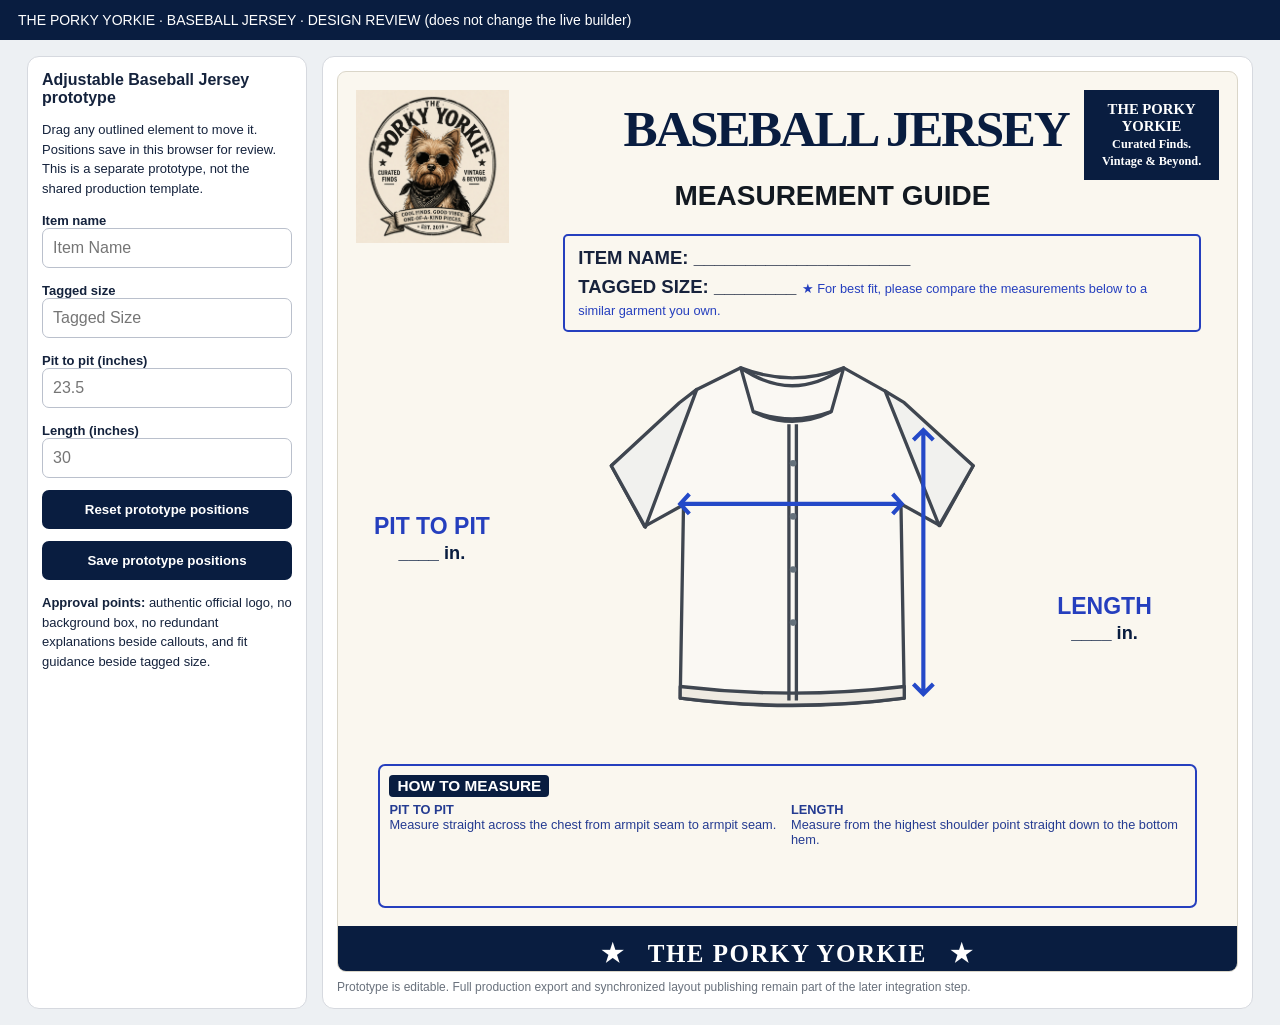
<file: baseball-jersey-review.html>
<!doctype html>
<html lang="en"><head><meta charset="utf-8"><meta name="viewport" content="width=device-width,initial-scale=1"><title>Baseball Jersey — Review Only</title>
<style>
:root{--navy:#091d40;--blue:#253fbe;--paper:#faf7ef}*{box-sizing:border-box}body{margin:0;background:#edf0f3;color:#14223c;font-family:Arial,sans-serif}.top{background:#091d40;color:white;padding:12px 18px;font-size:14px}.wrap{max-width:1250px;margin:16px auto;display:grid;grid-template-columns:280px minmax(0,1fr);gap:15px;padding:0 12px}.control,.page{background:white;border:1px solid #d6d9df;border-radius:12px;padding:14px}.control label{display:block;font-weight:bold;font-size:13px;margin-top:15px}.control input{width:100%;padding:10px;font-size:16px;border:1px solid #bac0cc;border-radius:7px}.control button{width:100%;padding:12px;margin-top:12px;border:0;border-radius:7px;background:#091d40;color:white;font-weight:bold;cursor:pointer}.control p{font-size:13px;line-height:1.5}.frame{position:relative;width:100%;aspect-ratio:1;background:var(--paper);border:1px solid #dad6c9;border-radius:9px;overflow:hidden}.layer{position:absolute;touch-action:none;cursor:move;user-select:none}.layer.sel{outline:2px dashed #2d6bdb;outline-offset:3px}.logo{width:17%;height:17%;object-fit:contain;mix-blend-mode:multiply}.heading{font-family:Georgia,serif;font-size:clamp(18px,4vw,62px);font-weight:900;text-align:center;white-space:nowrap;color:var(--navy);letter-spacing:-.045em}.sub{font-weight:900;text-align:center;color:#121921;font-size:clamp(12px,2.2vw,28px)}.brand{border:3px solid var(--navy);background:var(--navy);color:#fff;text-align:center;padding:8px;font-family:Georgia,serif;font-weight:bold;font-size:clamp(7px,1.15vw,15px)}.item{border:2px solid var(--blue);border-radius:5px;padding:1.2% 1.5%;color:#17223c;font-weight:800;font-size:clamp(9px,1.45vw,20px);width:71%;background:transparent}.item>div+div{margin-top:7px}.fit{font-size:clamp(7px,1vw,13px);color:var(--blue);font-weight:500}.jersey{width:51%;height:48%}.call{font-size:clamp(11px,1.9vw,23px);font-weight:900;color:var(--blue);text-align:center;white-space:nowrap}.call span{display:block;color:var(--navy);font-size:.79em;margin-top:3px}.bottom{border:2px solid var(--blue);border-radius:7px;background:var(--paper);width:91%;height:16%;padding:1%;color:#243b91}.bottom h3{margin:0 0 5px;background:var(--navy);color:white;display:inline-block;border-radius:4px;padding:2px 8px;font-size:clamp(9px,1.2vw,16px)}.guides{display:grid;grid-template-columns:repeat(2,1fr);gap:7px;font-size:clamp(8px,1vw,14px)}.guides b{display:block}.footer{background:var(--navy);color:white;text-align:center;font-size:clamp(11px,2.1vw,25px);font-family:Georgia,serif;font-weight:bold;letter-spacing:.06em;width:100%;padding:1.4%}.hint{font-size:12px;color:#69717c;margin-top:8px}@media(max-width:820px){.wrap{grid-template-columns:1fr}.heading{font-size:6vw}.sub{font-size:3vw}.call{font-size:2.7vw}.item{font-size:2vw}.fit{font-size:1.5vw}.bottom h3{font-size:2vw}.guides{font-size:1.6vw}}
</style></head><body><div class="top">THE PORKY YORKIE · BASEBALL JERSEY · DESIGN REVIEW (does not change the live builder)</div><div class="wrap"><section class="control"><b>Adjustable Baseball Jersey prototype</b><p>Drag any outlined element to move it. Positions save in this browser for review. This is a separate prototype, not the shared production template.</p><label>Item name</label><input id="name" placeholder="Item Name"><label>Tagged size</label><input id="size" placeholder="Tagged Size"><label>Pit to pit (inches)</label><input id="pit" placeholder="23.5"><label>Length (inches)</label><input id="length" placeholder="30"><button id="reset">Reset prototype positions</button><button id="save">Save prototype positions</button><p id="msg" aria-live="polite"></p><p><strong>Approval points:</strong> authentic official logo, no background box, no redundant explanations beside callouts, and fit guidance beside tagged size.</p></section><section class="page"><div class="frame" id="frame">
<img id="official" class="layer logo" style="left:2%;top:2%" alt="Official Porky Yorkie logo">
<div class="layer heading" style="left:25%;top:3%;width:63%">BASEBALL JERSEY</div><div class="layer sub" style="left:30%;top:12%;width:50%">MEASUREMENT GUIDE</div>
<div class="layer brand" style="left:83%;top:2%;width:15%">THE PORKY YORKIE<br><small>Curated Finds.<br>Vintage &amp; Beyond.</small></div>
<div class="layer item" style="left:25%;top:18%"><div>ITEM NAME: <span id="outname">_____________________</span></div><div>TAGGED SIZE: <span id="outsize">________</span> <span class="fit">★ For best fit, please compare the measurements below to a similar garment you own.</span></div></div>
<svg class="layer jersey" style="left:25%;top:29%" viewBox="0 0 550 520" xmlns="http://www.w3.org/2000/svg"><g stroke="#3f4650" stroke-width="4" fill="#faf8f3" stroke-linejoin="round"><path d="M160 68 L213 42 Q275 66 337 42 L387 70 493 160 453 232 406 206 410 440 Q275 458 140 440 L144 207 97 233 57 160Z"/><path d="M213 42 Q275 85 337 42 L322 95 Q275 118 228 95Z"/><path d="M160 68 98 234 57 160 139 84Z" fill="#f1f1ee"/><path d="M387 70 452 232 493 160 410 84Z" fill="#f1f1ee"/><path d="M140 426 Q275 442 410 426 L410 440 Q275 457 140 440Z" fill="#eeeae2"/><path d="M271 110 V443" fill="none"/><path d="M280 110 V443" fill="none"/><path d="M229 95 Q275 112 321 95" fill="none"/></g><g fill="#65717b"><circle cx="276" cy="157" r="4"/><circle cx="276" cy="221" r="4"/><circle cx="276" cy="285" r="4"/><circle cx="276" cy="349" r="4"/></g><g stroke="#2449c8" stroke-width="5" fill="none"><path d="M143 206 H407 M151 194 L140 206 151 218 M396 194 L407 206 396 218"/><path d="M433 117 V435 M421 129 L433 117 445 129 M421 423 L433 435 445 423"/></g></svg>
<div class="layer call" style="left:4%;top:49%" data-field="pit">PIT TO PIT<span id="outpit">____ in.</span></div><div class="layer call" style="left:80%;top:58%" data-field="length">LENGTH<span id="outlength">____ in.</span></div>
<div class="layer bottom" style="left:4.5%;top:77%"><h3>HOW TO MEASURE</h3><div class="guides"><div><b>PIT TO PIT</b>Measure straight across the chest from armpit seam to armpit seam.</div><div><b>LENGTH</b>Measure from the highest shoulder point straight down to the bottom hem.</div></div></div>
<div class="layer footer" style="left:0%;top:95%">★ &nbsp; THE PORKY YORKIE &nbsp; ★</div>
</div><div class="hint">Prototype is editable. Full production export and synchronized layout publishing remain part of the later integration step.</div></section></div>
<script src="branding.js"></script><script>
document.getElementById('official').src=OFFICIAL_LOGO_SOURCE;
const frame=document.getElementById('frame');const layers=[...frame.querySelectorAll('.layer')];const key='py_baseball_review_v1';let loc;try{loc=JSON.parse(localStorage.getItem(key)||'null')}catch{}if(loc)layers.forEach((el,i)=>{if(loc[i]){el.style.left=loc[i].x;el.style.top=loc[i].y}});
let dragging=null;layers.forEach(el=>{el.addEventListener('pointerdown',e=>{if(e.target.closest('input'))return;dragging={el,rect:frame.getBoundingClientRect(),px:e.clientX,py:e.clientY,x:parseFloat(el.style.left),y:parseFloat(el.style.top)};el.setPointerCapture(e.pointerId);el.classList.add('sel')});el.addEventListener('pointermove',e=>{if(!dragging||dragging.el!==el)return;let d=dragging;el.style.left=Math.max(0,Math.min(95,d.x+(e.clientX-d.px)/d.rect.width*100))+'%';el.style.top=Math.max(0,Math.min(95,d.y+(e.clientY-d.py)/d.rect.height*100))+'%'});el.addEventListener('pointerup',()=>{dragging=null;el.classList.remove('sel')})});
[['name','outname','_____________________'],['size','outsize','________'],['pit','outpit','____ in.'],['length','outlength','____ in.']].forEach(([i,o,blank])=>document.getElementById(i).addEventListener('input',e=>document.getElementById(o).textContent=e.target.value.trim()+(i==='pit'||i==='length'?' in.':'')||blank));
document.getElementById('save').onclick=()=>{localStorage.setItem(key,JSON.stringify(layers.map(el=>({x:el.style.left,y:el.style.top}))));document.getElementById('msg').textContent='Prototype positions saved on this device.'};
document.getElementById('reset').onclick=()=>{localStorage.removeItem(key);location.reload()};
</script></body></html>
</file>
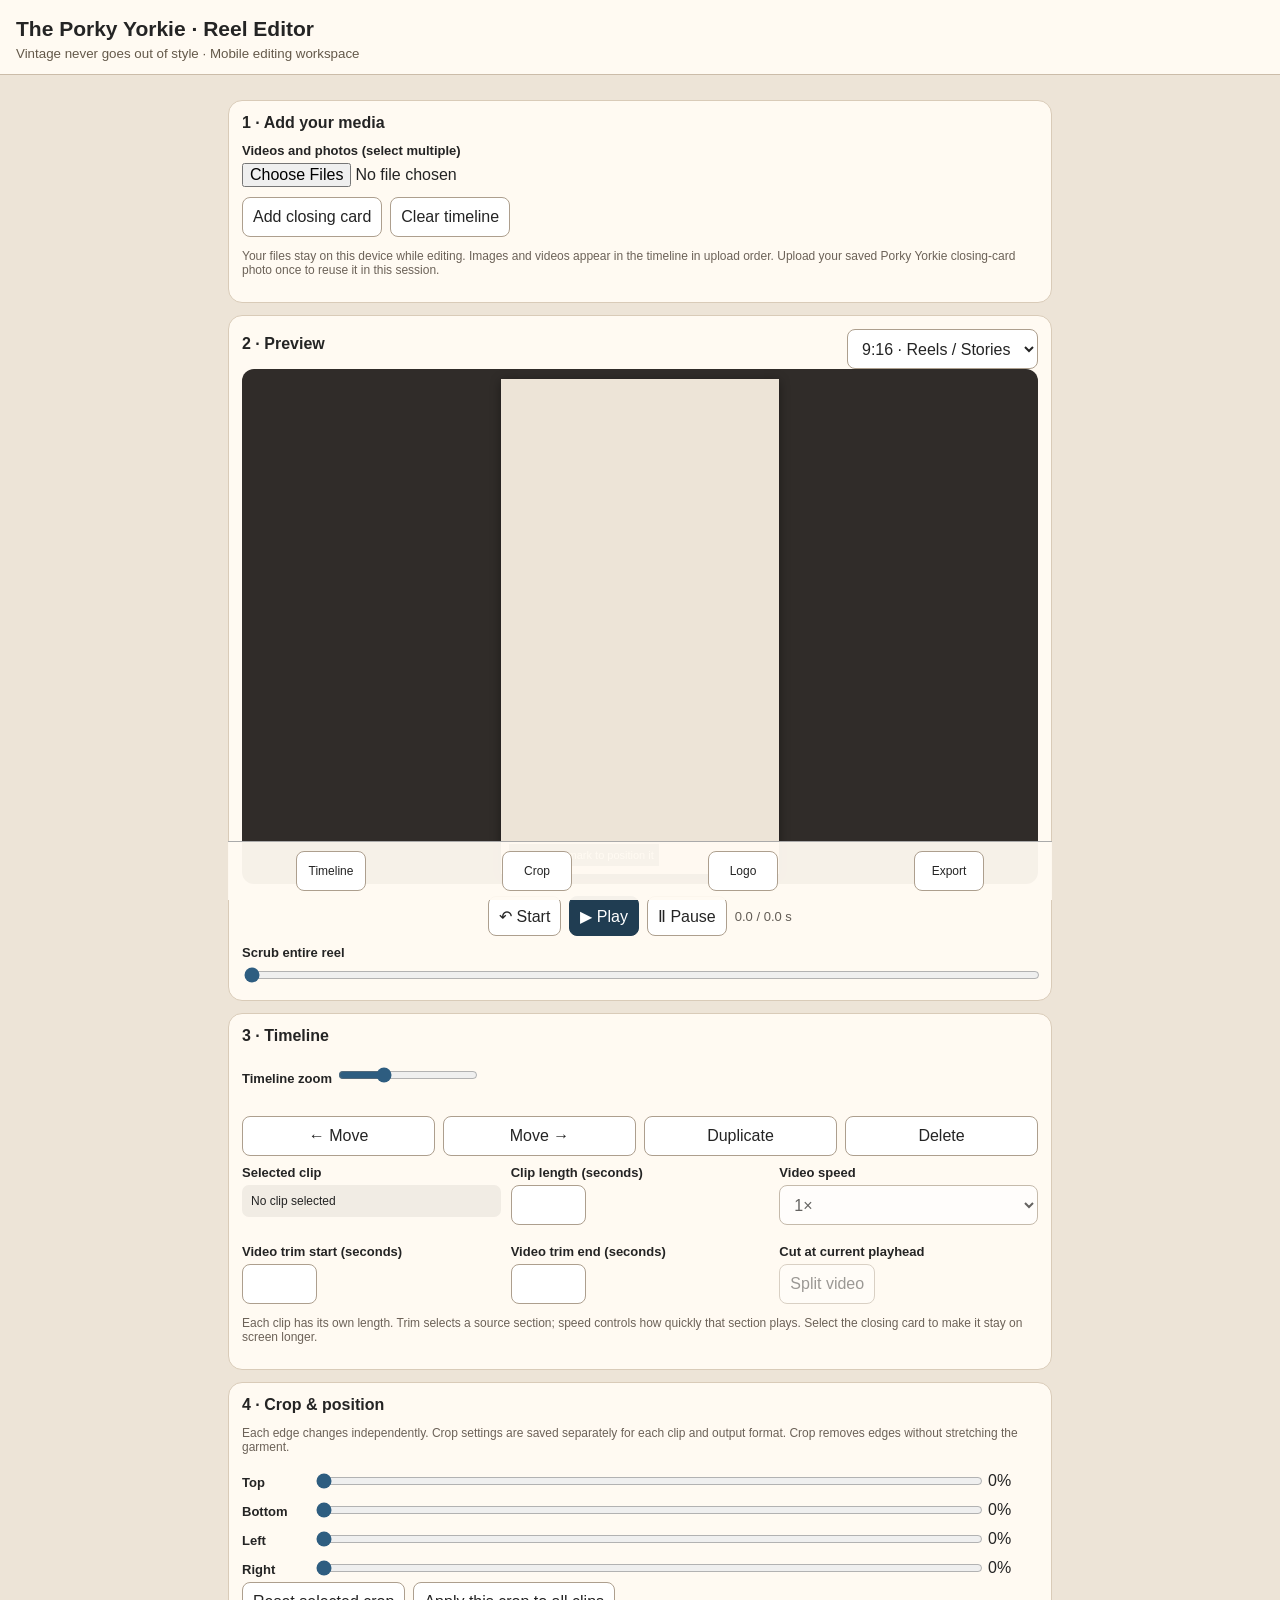
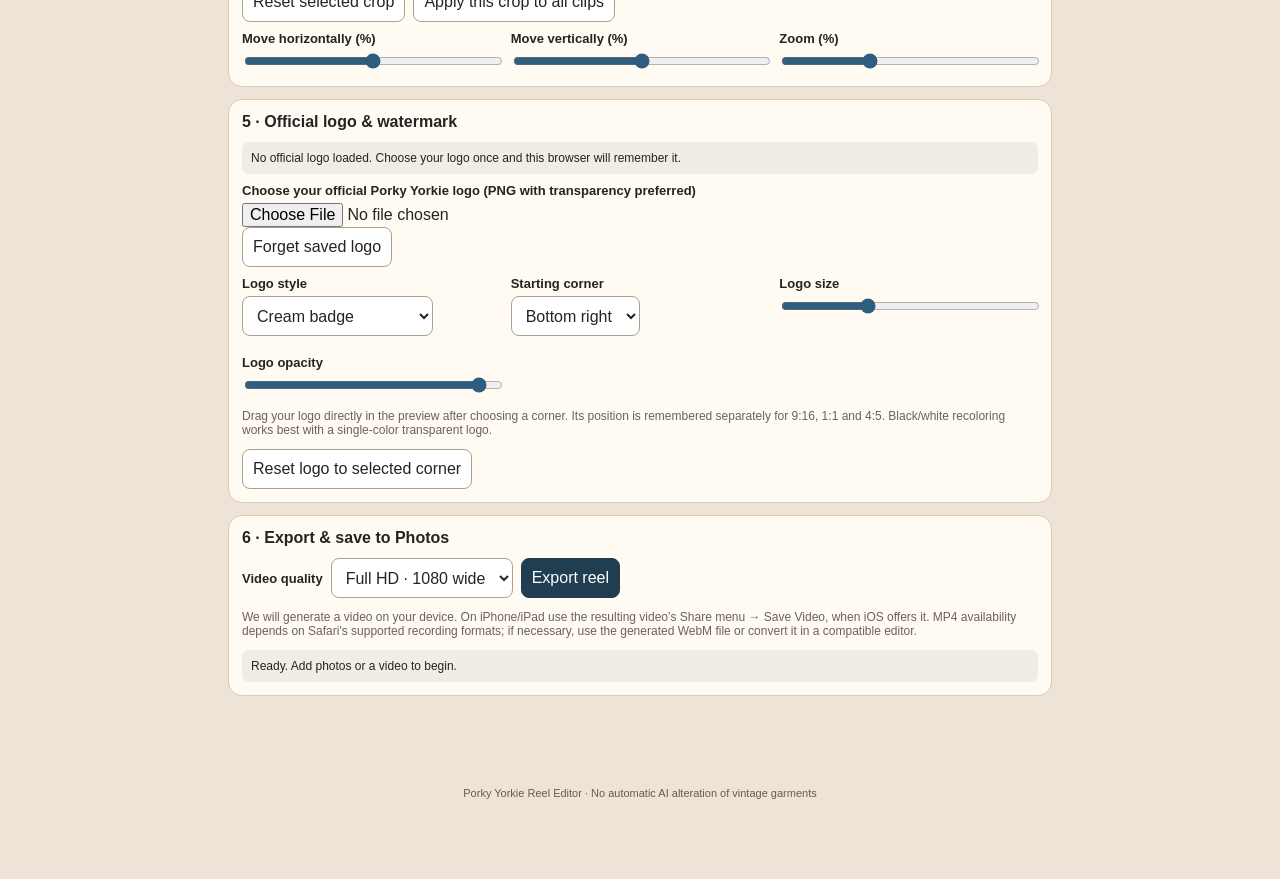
<file: reel-editor.html>
<!doctype html>
<html lang="en"><head><meta charset="utf-8"><meta name="viewport" content="width=device-width,initial-scale=1,viewport-fit=cover"><meta name="theme-color" content="#ede4d7"><title>Porky Yorkie Reel Editor</title>
<style>
:root{font-family:-apple-system,BlinkMacSystemFont,"Segoe UI",sans-serif;color:#242424;background:#ede4d7}*{box-sizing:border-box}body{margin:0}header{padding:17px 16px 12px;background:#fffaf2;border-bottom:1px solid #cbbca9}h1{font-size:21px;margin:0 0 3px}header small{color:#64594a}.wrap{max-width:850px;margin:auto;padding:13px 13px 80px}.panel{background:#fffaf2;border:1px solid #d9cbb8;border-radius:14px;padding:13px;margin:12px 0}h2{font-size:16px;margin:0 0 11px}label{font-size:13px;font-weight:600;display:block;margin:9px 0 5px}button,select,input[type=number],input[type=file]{font:inherit}button,select,input[type=number]{min-height:40px;border:1px solid #ad9f8e;border-radius:8px;background:white;padding:7px 10px;color:#242424}button:disabled{opacity:.45}.primary{background:#203d52;color:white;border-color:#203d52}.row{display:flex;align-items:center;gap:8px;flex-wrap:wrap}.row>*{flex-shrink:0}input[type=range]{width:100%;accent-color:#2e5d80}input[type=number]{width:75px}select{max-width:100%}.stageWrap{display:flex;justify-content:center;background:#302c29;border-radius:12px;padding:10px;min-height:240px}.stage{position:relative;max-height:55vh;max-width:100%;touch-action:none;box-shadow:0 2px 10px #0006}.stage canvas{height:100%;width:100%;display:block;object-fit:contain}.stage.cropMode{outline:2px dashed white;outline-offset:-4px}.stage .hint{position:absolute;bottom:8px;left:8px;background:#111b;color:#fff;padding:5px;font-size:11px;pointer-events:none}.time{font-variant-numeric:tabular-nums;font-size:13px;color:#625c55}.timeline{display:flex;gap:5px;overflow-x:auto;padding:10px 2px 15px;scrollbar-width:thin;touch-action:pan-x}.clip{position:relative;width:110px;min-width:75px;height:75px;background:#dfd4c4;border:2px solid transparent;border-radius:7px;overflow:hidden;display:flex;align-items:center;justify-content:center;flex-direction:column;gap:4px;padding:4px}.clip.selected{border-color:#2570a0}.clip img{height:42px;max-width:95%;object-fit:contain}.clip .name{font-size:10px;max-width:100%;overflow:hidden;text-overflow:ellipsis;white-space:nowrap}.clip .dur{position:absolute;top:2px;right:3px;background:#222d;color:white;font-size:10px;border-radius:3px;padding:2px}.split{display:grid;grid-template-columns:repeat(2,minmax(0,1fr));gap:10px}.small{font-size:12px;color:#6c6258}.field{min-width:0}.field select{width:100%}.hide{display:none!important}.cropRow{display:grid;grid-template-columns:65px 1fr 50px;align-items:center;gap:7px}.cropRow input{min-width:0}.status{padding:9px;background:#f1ece4;border-radius:7px;white-space:pre-wrap;font-size:12px}.actions button{flex:1}.cropEdges{position:absolute;inset:0;pointer-events:none;border:2px solid #fcebb4}.foot{text-align:center;color:#655c50;font-size:11px;margin-top:20px}@media(min-width:700px){.split{grid-template-columns:repeat(3,minmax(0,1fr))}}
 .cropBox{position:absolute;inset:0;pointer-events:none;border:2px solid #ffe7a4;display:none}.cropBox.active{display:block}.cropHandle{position:absolute;pointer-events:auto;touch-action:none;background:white;border:2px solid #1e557a;border-radius:8px;width:38px;height:14px}.cropHandle.top{top:-8px;left:calc(50% - 19px)}.cropHandle.bottom{bottom:-8px;left:calc(50% - 19px)}.cropHandle.left{left:-8px;top:calc(50% - 19px);width:14px;height:38px}.cropHandle.right{right:-8px;top:calc(50% - 19px);width:14px;height:38px}.mobileToolbar{position:sticky;bottom:0;background:#fffaf2f4;border-top:1px solid #aaa;display:flex;justify-content:space-around;padding:9px 0 max(9px,env(safe-area-inset-bottom));z-index:10}.mobileToolbar button{font-size:12px;min-width:70px}.clipGrip{position:absolute;bottom:0;left:0;height:25px;width:20px;background:#fff9;border-right:2px solid #205a7c;touch-action:none}.clipGrip.end{left:auto;right:0;border:0;border-left:2px solid #205a7c}</style></head>
<body><header><h1>The Porky Yorkie · Reel Editor</h1><small>Vintage never goes out of style · Mobile editing workspace</small></header>
<main class="wrap">
<section class="panel"><h2>1 · Add your media</h2>
<label>Videos and photos (select multiple)</label><input id="files" type="file" accept="video/*,image/*" multiple>
<div class="row" style="margin-top:10px"><button id="addCard">Add closing card</button><button id="clear" type="button">Clear timeline</button></div>
<p class="small">Your files stay on this device while editing. Images and videos appear in the timeline in upload order. Upload your saved Porky Yorkie closing-card photo once to reuse it in this session.</p></section>
<section class="panel"><div class="row" style="justify-content:space-between"><h2>2 · Preview</h2><select id="ratio"><option value="9:16">9:16 · Reels / Stories</option><option value="1:1">1:1 · Square</option><option value="4:5">4:5 · Portrait feed</option></select></div>
<div class="stageWrap"><div class="stage" id="stage"><canvas id="canvas" width="540" height="960"></canvas><div class="cropBox" id="cropBox"><div class="cropHandle top" data-edge="t"></div><div class="cropHandle bottom" data-edge="b"></div><div class="cropHandle left" data-edge="l"></div><div class="cropHandle right" data-edge="r"></div></div><div class="hint" id="dragHint">Drag watermark to position it</div></div></div>
<div class="row" style="justify-content:center;margin-top:12px"><button id="rewind">↶ Start</button><button id="play" class="primary">▶ Play</button><button id="pause">Ⅱ Pause</button><span class="time" id="clock">0.0 / 0.0 s</span></div>
<label>Scrub entire reel</label><input type="range" id="scrub" min="0" max="1" value="0" step=".01">
</section>
<section class="panel" id="timelinePanel"><h2>3 · Timeline</h2><div class="row"><label>Timeline zoom <input id="timelineZoom" type="range" min="60" max="220" step="10" value="110" style="width:140px"></label></div><div id="timeline" class="timeline"></div>
<div class="row actions"><button id="moveLeft">← Move</button><button id="moveRight">Move →</button><button id="duplicate">Duplicate</button><button id="remove">Delete</button></div>
<div class="split">
<div class="field"><label>Selected clip</label><div id="selectedName" class="status">No clip selected</div></div>
<div class="field"><label>Clip length (seconds)</label><input type="number" id="duration" min=".1" max="600" step=".1"></div>
<div class="field"><label>Video speed</label><select id="speed"><option value=".25">0.25×</option><option value=".5">0.5×</option><option value="1" selected>1×</option><option value="1.5">1.5×</option><option value="2">2×</option><option value="3">3×</option><option value="4">4×</option><option value="6">6×</option><option value="8">8×</option></select></div>
<div class="field"><label>Video trim start (seconds)</label><input type="number" id="trimStart" min="0" step=".1"></div>
<div class="field"><label>Video trim end (seconds)</label><input type="number" id="trimEnd" min="0" step=".1"></div>
<div class="field"><label>Cut at current playhead</label><button id="splitClip">Split video</button></div>
</div><p class="small">Each clip has its own length. Trim selects a source section; speed controls how quickly that section plays. Select the closing card to make it stay on screen longer.</p></section>
<section class="panel" id="cropPanel"><h2>4 · Crop & position</h2><p class="small">Each edge changes independently. Crop settings are saved separately for each clip and output format. Crop removes edges without stretching the garment.</p>
<div id="cropControls"></div>
<div class="row"><button id="resetCrop">Reset selected crop</button><button id="copyCrop">Apply this crop to all clips</button></div>
<div class="split"><div><label>Move horizontally (%)</label><input id="offsetX" type="range" min="-60" max="60" step="1" value="0"></div><div><label>Move vertically (%)</label><input id="offsetY" type="range" min="-60" max="60" step="1" value="0"></div><div><label>Zoom (%)</label><input id="zoom" type="range" min="50" max="200" step="1" value="100"></div></div>
</section>
<section class="panel" id="logoPanel"><h2>5 · Official logo & watermark</h2>
<div class="status" id="logoStatus">No official logo loaded. Upload your logo once; it will be remembered in this browser.</div><label>Choose your official Porky Yorkie logo (PNG with transparency preferred)</label><input id="logoFile" type="file" accept="image/*"><div class="row"><button id="forgetLogo" type="button">Forget saved logo</button></div>
<div class="split">
<div><label>Logo style</label><select id="logoStyle"><option value="cream">Cream badge</option><option value="white">White on transparent</option><option value="black">Black on transparent</option><option value="none">None</option></select></div>
<div><label>Starting corner</label><select id="corner"><option value="br">Bottom right</option><option value="bl">Bottom left</option><option value="tr">Top right</option><option value="tl">Top left</option><option value="center">Center</option></select></div>
<div><label>Logo size</label><input type="range" id="logoSize" min="5" max="45" value="18"></div>
<div><label>Logo opacity</label><input type="range" id="logoOpacity" min="20" max="100" value="95"></div>
</div>
<p class="small">Drag your logo directly in the preview after choosing a corner. Its position is remembered separately for 9:16, 1:1 and 4:5. Black/white recoloring works best with a single-color transparent logo.</p>
<button id="resetLogo">Reset logo to selected corner</button>
</section>
<section class="panel" id="exportPanel"><h2>6 · Export & save to Photos</h2>
<div class="row"><label style="margin:0">Video quality</label><select id="quality"><option value="540">Preview · 540 wide</option><option value="1080" selected>Full HD · 1080 wide</option></select><button class="primary" id="export">Export reel</button></div>
<p class="small">We will generate a video on your device. On iPhone/iPad use the resulting video’s Share menu → Save Video, when iOS offers it. MP4 availability depends on Safari's supported recording formats; if necessary, use the generated WebM file or convert it in a compatible editor.</p>
<div class="status" id="status">Ready. Add photos or a video to begin.</div>
<a id="download" class="hide" download="porky-yorkie-reel.mp4">Download finished video</a> <button id="share" class="hide">Share / Save to Photos</button>
<video id="resultVideo" class="hide" controls playsinline style="width:100%;max-height:380px;margin-top:10px"></video>
</section><nav class="mobileToolbar"><button id="toolTimeline">Timeline</button><button id="toolCrop">Crop</button><button id="toolLogo">Logo</button><button id="toolExport">Export</button></nav><div class="foot">Porky Yorkie Reel Editor · No automatic AI alteration of vintage garments</div></main>
<script>
(()=>{'use strict';
const $=id=>document.getElementById(id), canvas=$('canvas'),ctx=canvas.getContext('2d'),stage=$('stage');
const S={clips:[],chosen:-1,at:0,playing:false,ratio:'9:16',logo:null,logoStyle:'cream',logoSize:18,logoOpacity:95,corners:{},corner:'br',raf:0,last:0,recording:false,cropMode:false,shareBlob:null,shareExt:null};
const ratioDimensions={'9:16':[9,16],'1:1':[1,1],'4:5':[4,5]};
const makeCrop=()=>({t:0,b:0,l:0,r:0,x:0,y:0,z:100});
const cropFor=c=>c.crops[S.ratio] ||= makeCrop();
const total=()=>S.clips.reduce((a,c)=>a+c.duration,0);
const clamp=(v,lo,hi)=>Math.max(lo,Math.min(hi,v));
const metaDuration=c=>(Math.max(.1,(c.end-c.start)/c.speed));
function chosen(){return S.clips[S.chosen]}
function seekTime(t){S.at=clamp(t,0,total());S.clips.forEach(c=>{if(c.video)c.video.pause()});render()}
function locate(t){let sum=0;for(let i=0;i<S.clips.length;i++){const c=S.clips[i];if(t<sum+c.duration||i===S.clips.length-1)return {c,i,local:clamp(t-sum,0,c.duration)};sum+=c.duration}return null}
function setStageSize(){const [rw,rh]=ratioDimensions[S.ratio];const maxW=Math.min(window.innerWidth-50,410),maxH=window.innerHeight*.55;let w=Math.min(maxW,maxH*rw/rh),h=w*rh/rw;stage.style.width=w+'px';stage.style.height=h+'px'}
function sizeCanvas(px=540){const [rw,rh]=ratioDimensions[S.ratio];canvas.width=px;canvas.height=Math.round(px*rh/rw);setStageSize()}
function logoXY(){if(S.corners[S.ratio])return S.corners[S.ratio];return cornerXY(S.corner)}
function cornerXY(c){return {tl:[.06,.07],tr:[.94,.07],bl:[.06,.93],br:[.94,.93],center:[.5,.5]}[c]||[.94,.93]}
function drawLogo(){if(!S.logo||S.logoStyle==='none')return;const w=canvas.width,h=canvas.height;const lw=w*S.logoSize/100,lh=lw*S.logo.naturalHeight/S.logo.naturalWidth;const [x,y]=logoXY();const px=clamp(x*w-lw/2,4,w-lw-4),py=clamp(y*h-lh/2,4,h-lh-4);ctx.save();ctx.globalAlpha=S.logoOpacity/100;if(S.logoStyle==='cream'){ctx.fillStyle='#ede4d7';ctx.fillRect(px-5,py-5,lw+10,lh+10);ctx.drawImage(S.logo,px,py,lw,lh)}else{const lc=document.createElement('canvas');lc.width=Math.max(1,Math.ceil(lw));lc.height=Math.max(1,Math.ceil(lh));const lx=lc.getContext('2d');lx.drawImage(S.logo,0,0,lc.width,lc.height);lx.globalCompositeOperation='source-in';lx.fillStyle=S.logoStyle==='white'?'#fff':'#000';lx.fillRect(0,0,lc.width,lc.height);ctx.drawImage(lc,px,py,lw,lh)}ctx.restore()}
function render(){const w=canvas.width,h=canvas.height;ctx.clearRect(0,0,w,h);ctx.fillStyle='#ede4d7';ctx.fillRect(0,0,w,h);const hit=locate(S.at);if(hit){const c=hit.c,src=c.video||c.image;if(src){const sw=c.video?c.video.videoWidth:c.image.naturalWidth,sh=c.video?c.video.videoHeight:c.image.naturalHeight;if(sw&&sh){const cr=cropFor(c),sx=sw*cr.l/100,sy=sh*cr.t/100,cw=sw*(1-(cr.l+cr.r)/100),ch=sh*(1-(cr.t+cr.b)/100);const scale=Math.max(w/cw,h/ch)*(cr.z/100);const dw=cw*scale,dh=ch*scale;try{ctx.drawImage(src,sx,sy,cw,ch,(w-dw)/2+cr.x/100*w,(h-dh)/2+cr.y/100*h,dw,dh)}catch(e){}}}}drawLogo();$('clock').textContent=S.at.toFixed(1)+' / '+total().toFixed(1)+' s';$('scrub').max=Math.max(.01,total());$('scrub').value=S.at}
function showTimeline(){const box=$('timeline');box.replaceChildren();S.clips.forEach((c,i)=>{const el=document.createElement('button');el.type='button';el.className='clip '+(S.chosen===i?'selected':'');const img=document.createElement('img');if(c.thumb)img.src=c.thumb;const name=document.createElement('span');name.className='name';name.textContent=c.name;const dur=document.createElement('span');dur.className='dur';dur.textContent=c.duration.toFixed(1)+'s';el.append(img,name,dur);el.onclick=()=>{S.chosen=i;seekTime(S.clips.slice(0,i).reduce((a,x)=>a+x.duration,0));controls();showTimeline()};const gr=document.createElement('span');gr.className='clipGrip end';gr.textContent='▸';gr.addEventListener('pointerdown',e=>{e.stopPropagation();gr.setPointerCapture(e.pointerId);const x=e.clientX,d=c.duration;gr.onpointermove=ev=>{const target=Math.max(.1,Math.round((d+(ev.clientX-x)/(Number($('timelineZoom').value)/10))*10)/10);c.duration=c.type==='video'?Math.min(target,metaDuration(c)):Math.min(target,600);el.querySelector('.dur').textContent=c.duration.toFixed(1)+'s';el.style.width=Math.max(80,c.duration*Number($('timelineZoom').value)/10)+'px';$('duration').value=c.duration;render()};gr.onpointerup=()=>{gr.onpointermove=null;showTimeline()}});el.append(gr);el.style.width=Math.max(80,c.duration*Number($('timelineZoom').value)/10)+'px';box.append(el)});controls()}
function controls(){const c=chosen();$('selectedName').textContent=c?c.name:'No clip selected';for(const id of ['duration','speed','trimStart','trimEnd','splitClip'])$(id).disabled=!c||(['speed','trimStart','trimEnd','splitClip'].includes(id)&&(!c||c.type!=='video'));if(!c){cropHandles();return;}$('duration').value=c.duration.toFixed(1);$('speed').value=c.speed;$('trimStart').value=c.start.toFixed(1);$('trimEnd').value=c.end.toFixed(1);const cr=cropFor(c);for(const k of ['t','b','l','r']){$('crop'+k).value=cr[k];$('out'+k).textContent=cr[k]+'%'}cropHandles();$('offsetX').value=cr.x;$('offsetY').value=cr.y;$('zoom').value=cr.z}
async function addFiles(files){for(const f of files){if(!f.type.startsWith('image/')&&!f.type.startsWith('video/'))continue;const url=URL.createObjectURL(f),v=f.type.startsWith('video/');let c={name:f.name,type:v?'video':'image',url,video:null,image:null,duration:v?5:1,speed:1,start:0,end:v?5:1,crops:{},thumb:''};if(v){const el=document.createElement('video');el.src=url;el.preload='auto';el.muted=true;el.playsInline=true;await new Promise(resolve=>{el.onloadedmetadata=resolve;el.onerror=resolve;setTimeout(resolve,9000)});c.end=Number.isFinite(el.duration)&&el.duration>0?el.duration:5;c.duration=c.end;c.video=el;try{el.currentTime=Math.min(.25,c.end/2);await new Promise(r=>{el.onseeked=r;setTimeout(r,750)});const tc=document.createElement('canvas');tc.width=120;tc.height=90;tc.getContext('2d').drawImage(el,0,0,120,90);c.thumb=tc.toDataURL()}catch(e){}}else{const el=new Image();el.src=url;await new Promise(r=>{el.onload=r;el.onerror=r});c.image=el;c.thumb=url}S.clips.push(c)}if(S.chosen<0&&S.clips.length)S.chosen=0;showTimeline();render()}
$('files').onchange=e=>{addFiles([...e.target.files]);e.target.value=''};
$('addCard').onclick=()=>{$('files').click()};
$('clear').onclick=()=>{S.playing=false;S.clips.forEach(c=>URL.revokeObjectURL(c.url));S.clips=[];S.chosen=-1;S.at=0;showTimeline();render()};
function durationChange(){const c=chosen();if(!c)return;const d=clamp(Number($('duration').value)||.1,.1,600);if(c.type==='image')c.duration=d;else{c.duration=Math.min(d,metaDuration(c));$('duration').value=c.duration}showTimeline();render()}
$('duration').onchange=durationChange;
$('speed').onchange=()=>{const c=chosen();if(!c||c.type!=='video')return;c.speed=Number($('speed').value);c.duration=metaDuration(c);showTimeline();render()};
for(const id of ['trimStart','trimEnd'])$(id).onchange=()=>{const c=chosen();if(!c||c.type!=='video')return;const len=c.video.duration||c.end;c.start=clamp(Number($('trimStart').value)||0,0,len-.1);c.end=clamp(Number($('trimEnd').value)||len,c.start+.1,len);c.duration=metaDuration(c);showTimeline();render()};
function reorder(delta){const i=S.chosen,j=i+delta;if(i<0||j<0||j>=S.clips.length)return;[S.clips[i],S.clips[j]]=[S.clips[j],S.clips[i]];S.chosen=j;showTimeline();render()}
$('moveLeft').onclick=()=>reorder(-1);$('moveRight').onclick=()=>reorder(1);
$('remove').onclick=()=>{if(S.chosen<0)return;S.clips.splice(S.chosen,1);S.chosen=Math.min(S.chosen,S.clips.length-1);seekTime(0);showTimeline()};
$('duplicate').onclick=()=>{if(S.chosen<0)return;const c=chosen();S.clips.splice(S.chosen+1,0,{...c,crops:structuredClone(c.crops)});S.chosen++;showTimeline()};
$('splitClip').onclick=()=>{const c=chosen();if(!c||c.type!=='video')return;const start=S.clips.slice(0,S.chosen).reduce((a,x)=>a+x.duration,0),where=clamp(S.at-start,.1,c.duration-.1);if(c.duration<=.2)return;const oldEnd=c.end,cut=c.start+where*c.speed;c.end=cut;c.duration=where;const c2={...c,start:cut,end:oldEnd,duration:(oldEnd-cut)/c.speed,crops:structuredClone(c.crops)};S.clips.splice(S.chosen+1,0,c2);showTimeline()};
$('timelineZoom').oninput=showTimeline;
function cropHandles(){const c=chosen(),b=$('cropBox');b.classList.toggle('active',S.cropMode&&!!c);if(!c)return;const cr=cropFor(c);b.style.top=cr.t+'%';b.style.bottom=cr.b+'%';b.style.left=cr.l+'%';b.style.right=cr.r+'%'}
document.querySelectorAll('.cropHandle').forEach(el=>el.addEventListener('pointerdown',ev=>{ev.stopPropagation();ev.preventDefault();const c=chosen();if(!c)return;el.setPointerCapture(ev.pointerId);const edge=el.dataset.edge,cr=cropFor(c),old=cr[edge],x=ev.clientX,y=ev.clientY,r=stage.getBoundingClientRect();el.onpointermove=e=>{const delta=(edge==='t'||edge==='b'?(e.clientY-y)/r.height:(e.clientX-x)/r.width)*100*(edge==='b'||edge==='r'?-1:1);const opposite={t:'b',b:'t',l:'r',r:'l'}[edge];cr[edge]=Math.round(clamp(old+delta,0,Math.min(45,90-cr[opposite])));$('crop'+edge).value=cr[edge];$('out'+edge).textContent=cr[edge]+'%';cropHandles();render()};el.onpointerup=()=>el.onpointermove=null}));
for(const [id,target] of [['toolTimeline','timelinePanel'],['toolCrop','cropPanel'],['toolLogo','logoPanel'],['toolExport','exportPanel']])$(id).onclick=()=>{S.cropMode=id==='toolCrop';cropHandles();$('dragHint').textContent=S.cropMode?'Drag the white handles to crop':'Drag watermark to position it';$(target).scrollIntoView({behavior:'smooth',block:'start'})};
for(const side of ['t','b','l','r']){const r=document.createElement('div');r.className='cropRow';r.innerHTML='<label>'+({t:'Top',b:'Bottom',l:'Left',r:'Right'}[side])+'</label><input id="crop'+side+'" type="range" min="0" max="45" step="1" value="0"><output id="out'+side+'">0%</output>';$('cropControls').append(r);$('crop'+side).oninput=e=>{const c=chosen();if(!c)return;const cr=cropFor(c),opp={t:'b',b:'t',l:'r',r:'l'}[side];cr[side]=Math.min(Number(e.target.value),90-cr[opp]);$('out'+side).textContent=cr[side]+'%';cropHandles();render()}}
for(const k of ['offsetX','offsetY','zoom'])$(k).oninput=e=>{const c=chosen();if(!c)return;cropFor(c)[{offsetX:'x',offsetY:'y',zoom:'z'}[k]]=Number(e.target.value);render()};
$('resetCrop').onclick=()=>{const c=chosen();if(!c)return;c.crops[S.ratio]=makeCrop();controls();for(const k of ['t','b','l','r'])$('out'+k).textContent='0%';render()};
$('copyCrop').onclick=()=>{const c=chosen();if(!c)return;const cr={...cropFor(c)};S.clips.forEach(x=>x.crops[S.ratio]={...cr});render()};
$('ratio').onchange=e=>{S.ratio=e.target.value;sizeCanvas();controls();render()};
$('corner').onchange=e=>{S.corner=e.target.value;S.corners[S.ratio]=cornerXY(S.corner);render()};
$('resetLogo').onclick=()=>{S.corners[S.ratio]=cornerXY(S.corner);render()};
const logoStatus=$('logoStatus');
function setLogoStatus(message){logoStatus.textContent=message}
function openLogoDB(){return new Promise((resolve,reject)=>{if(!window.indexedDB)return reject(Error('Storage unavailable'));const request=indexedDB.open('PorkyYorkieReelEditor',1);request.onupgradeneeded=()=>{if(!request.result.objectStoreNames.contains('settings'))request.result.createObjectStore('settings')};request.onsuccess=()=>resolve(request.result);request.onerror=()=>reject(request.error)})}
async function storeLogo(blob){const db=await openLogoDB();return new Promise((resolve,reject)=>{const tx=db.transaction('settings','readwrite');tx.objectStore('settings').put(blob,'officialLogo');tx.oncomplete=()=>{db.close();resolve()};tx.onerror=()=>{db.close();reject(tx.error)}})}
async function getStoredLogo(){const db=await openLogoDB();return new Promise((resolve,reject)=>{const tx=db.transaction('settings','readonly'),request=tx.objectStore('settings').get('officialLogo');request.onsuccess=()=>{db.close();resolve(request.result)};request.onerror=()=>{db.close();reject(request.error)}})}
async function removeStoredLogo(){const db=await openLogoDB();return new Promise((resolve,reject)=>{const tx=db.transaction('settings','readwrite');tx.objectStore('settings').delete('officialLogo');tx.oncomplete=()=>{db.close();resolve()};tx.onerror=()=>{db.close();reject(tx.error)}})}
function displayLogo(blob){return new Promise((resolve,reject)=>{const url=URL.createObjectURL(blob),im=new Image();im.onload=()=>{S.logo=im;setLogoStatus('Official logo loaded ✓  Drag it inside the preview to position it.');render();resolve()};im.onerror=()=>{URL.revokeObjectURL(url);reject(Error('Could not read logo image'))};im.src=url})}
$('logoFile').onchange=async e=>{const file=e.target.files?.[0];if(!file)return;try{await displayLogo(file);try{await storeLogo(file);setLogoStatus('Official logo saved on this device ✓  It will load automatically next time.')}catch(err){setLogoStatus('Logo loaded for this session; browser did not allow permanent storage.')}}catch(err){setLogoStatus('Unable to read that image. Try a PNG logo.')}};
$('forgetLogo').onclick=async()=>{S.logo=null;try{await removeStoredLogo()}catch(e){}setLogoStatus('Saved logo cleared. Choose your official logo to add it again.');render()};
(async()=>{try{const saved=await getStoredLogo();if(saved){await displayLogo(saved);setLogoStatus('Saved official logo loaded automatically ✓')}else setLogoStatus('No official logo loaded. Choose your logo once and this browser will remember it.')}catch(e){setLogoStatus('Choose your logo image. Saving between sessions may not be available in this browser.')}})();
for(const id of ['logoSize','logoOpacity','logoStyle'])$(id).oninput=e=>{S[id]=id==='logoStyle'?e.target.value:Number(e.target.value);render()};
let dragging=false;stage.addEventListener('pointerdown',e=>{if(S.cropMode||!S.logo)return;dragging=true;stage.setPointerCapture(e.pointerId);moveLogo(e)});stage.addEventListener('pointermove',e=>{if(dragging)moveLogo(e)});stage.addEventListener('pointerup',()=>dragging=false);
function moveLogo(e){const rect=stage.getBoundingClientRect();S.corners[S.ratio]=[clamp((e.clientX-rect.left)/rect.width,.04,.96),clamp((e.clientY-rect.top)/rect.height,.04,.96)];render()}
$('rewind').onclick=()=>seekTime(0);$('scrub').oninput=e=>seekTime(Number(e.target.value));
function tick(now){if(!S.playing)return;const dt=clamp((now-S.last)/1000,0,.15);S.last=now;S.at+=dt;if(S.at>=total()){S.at=total();S.playing=false;$('play').textContent='▶ Play'}updateVideo();render();if(S.playing)S.raf=requestAnimationFrame(tick)}
function updateVideo(){const p=locate(S.at);if(!p)return;S.clips.forEach(c=>{if(c.video&&c!==p.c&&!c.video.paused)c.video.pause()});if(!p.c.video)return;const c=p.c,v=c.video,target=c.start+p.local*c.speed;if(!Number.isFinite(target))return;try{v.muted=true;v.playbackRate=clamp(c.speed,.25,8);if(Math.abs(v.currentTime-target)>(v.paused?.15:.4))v.currentTime=clamp(target,c.start,Math.min(c.end,v.duration||c.end));if((S.playing||S.recording)&&v.paused)v.play().catch(()=>{})}catch(e){}}
$('play').onclick=()=>{if(!S.clips.length)return;if(S.at>=total())S.at=0;S.playing=true;S.last=performance.now();$('play').textContent='▶ Playing';S.raf=requestAnimationFrame(tick)};
$('pause').onclick=()=>{S.playing=false;$('play').textContent='▶ Play';cancelAnimationFrame(S.raf)};
async function exportReel(){if(!S.clips.length)return;$('pause').click();const status=$('status'),button=$('export'),oldWidth=canvas.width,oldAt=S.at;button.disabled=true;status.textContent='Preparing export… please keep this page open.';try{const width=Number($('quality').value);sizeCanvas(width);S.at=0;const mime=['video/mp4;codecs=avc1.42E01E','video/mp4','video/webm;codecs=vp9','video/webm'].find(x=>MediaRecorder.isTypeSupported(x));if(!mime)throw Error('This browser does not support canvas video recording.');const stream=canvas.captureStream(30),rec=new MediaRecorder(stream,{mimeType:mime,videoBitsPerSecond:width===1080?6500000:2200000}),chunks=[];rec.ondataavailable=e=>{if(e.data.size)chunks.push(e.data)};const finished=new Promise((resolve,reject)=>{rec.onerror=()=>reject(Error('Recording failed'));rec.onstop=()=>resolve(new Blob(chunks,{type:mime}))});rec.start(1000);S.recording=true;const begin=performance.now(),len=total();let lastProgress=0;await new Promise(resolve=>{const step=now=>{let t=(now-begin)/1000;S.at=Math.min(t,len);updateVideo();render();if(t-lastProgress>=1){status.textContent='Exporting… '+Math.round(100*t/len)+'%';lastProgress=t}if(t<len)requestAnimationFrame(step);else resolve()};requestAnimationFrame(step)});rec.stop();const blob=await finished,URL2=URL.createObjectURL(blob),ext=mime.includes('mp4')?'mp4':'webm',link=$('download');link.href=URL2;link.download='porky-yorkie-reel.'+ext;link.textContent='Download '+ext.toUpperCase()+' reel';link.classList.remove('hide');S.shareBlob=blob;S.shareExt=ext;$('share').classList.remove('hide');const rv=$('resultVideo');rv.src=URL2;rv.classList.remove('hide');status.textContent='Export ready. Tap download, or use the video Share option to save to Photos if available. Format: '+ext.toUpperCase()+'.';}catch(e){status.textContent='Export could not finish: '+e.message+'. Try 540 quality or a shorter video.'}finally{S.recording=false;S.clips.forEach(c=>{if(c.video)c.video.pause()});button.disabled=false;sizeCanvas(oldWidth);seekTime(oldAt)}}
$('share').onclick=async()=>{if(!S.shareBlob)return;const file=new File([S.shareBlob],'porky-yorkie-reel.'+S.shareExt,{type:S.shareBlob.type});try{if(navigator.canShare?.({files:[file]}))await navigator.share({files:[file],title:'Porky Yorkie Reel'});else $('download').click()}catch(e){if(e.name!=='AbortError')$('status').textContent='Could not share. Please use Download.'}};
$('export').onclick=exportReel;window.addEventListener('resize',setStageSize);sizeCanvas();showTimeline();render();
})();
</script></body></html>
</file>
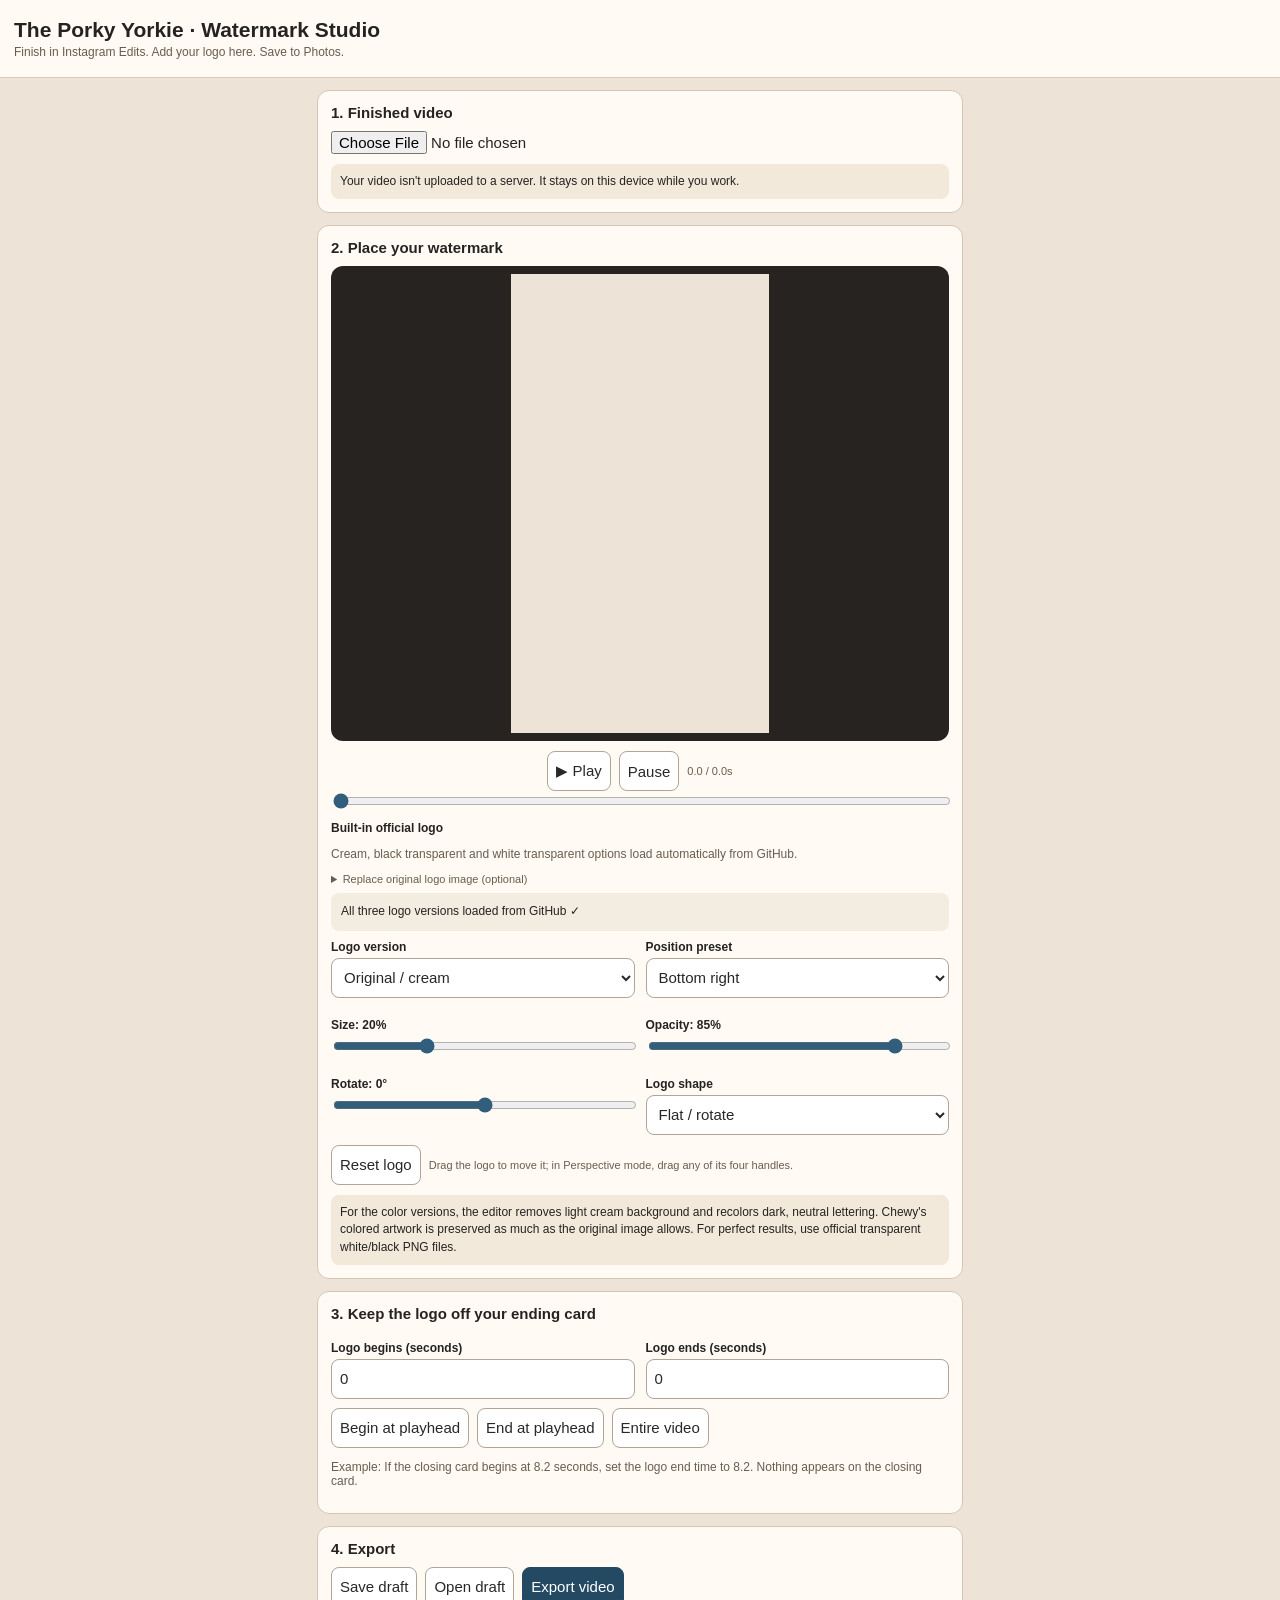
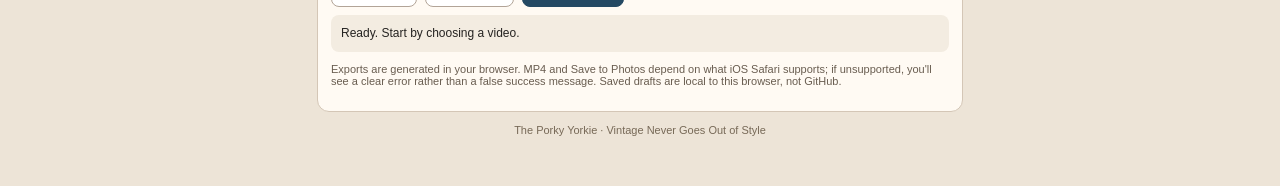
<file: watermark-studio.html>
<!doctype html><html lang="en"><head><meta charset="utf-8"><meta name="viewport" content="width=device-width,initial-scale=1,viewport-fit=cover"><title>Porky Yorkie Watermark Studio</title><style>
*{box-sizing:border-box}body{margin:0;font:15px -apple-system,BlinkMacSystemFont,"Segoe UI",sans-serif;background:#ede4d7;color:#252321}header{background:#fffaf3;padding:18px 14px;border-bottom:1px solid #d8ccba}h1{margin:0;font-size:21px}small,p.tip{font-size:12px;color:#685d50}.app{max-width:670px;margin:auto;padding:12px 12px 50px}.card{background:#fffaf3;border:1px solid #d4c6b6;border-radius:12px;padding:13px;margin-bottom:12px}h2{font-size:15px;margin:0 0 10px}input,button,select{font:inherit}input[type=file]{max-width:100%}input[type=range]{width:100%;accent-color:#315e7d}button,select,input[type=number]{border:1px solid #b2a497;background:#fff;color:#282828;border-radius:8px;padding:8px;min-height:40px}input[type=number]{width:100%}button.primary{background:#244963;color:white;border-color:#244963}button:disabled{opacity:.45}.row{display:flex;flex-wrap:wrap;align-items:center;gap:8px}.row>*{flex-shrink:0}.two{display:grid;grid-template-columns:repeat(2,minmax(0,1fr));gap:11px}label{display:block;font-size:12px;font-weight:600;margin:9px 0 4px}.viewer{background:#272321;padding:8px;border-radius:12px;display:flex;justify-content:center}.screen{position:relative;touch-action:none;overflow:hidden;width:230px;max-width:100%;aspect-ratio:9/16}.screen canvas{width:100%;height:100%;display:block}.note{padding:9px;background:#f2e9db;font-size:12px;border-radius:8px;margin-top:10px;line-height:1.45}.status{white-space:pre-wrap;background:#f3ece1;padding:10px;border-radius:8px;font-size:12px;line-height:1.45;margin-top:8px}.wide{width:100%}.hidden{display:none!important}a.download{display:inline-block;padding:10px;color:white;background:#244963;text-decoration:none;border-radius:8px;margin:10px 0}#outvideo{width:100%;max-height:350px;margin-top:8px}.pill{font-size:11px;background:#e6dbca;padding:4px 8px;border-radius:12px}.time{font-variant-numeric:tabular-nums}.fine{font-size:11px;color:#695d50}footer{font-size:11px;color:#776957;text-align:center} @media(min-width:550px){.screen{width:285px}}
</style></head><body><header><h1>The Porky Yorkie · Watermark Studio</h1><small>Finish in Instagram Edits. Add your logo here. Save to Photos.</small></header><main class="app">
<section class="card"><h2>1. Finished video</h2><input id="videoFile" type="file" accept="video/*"><div class="note">Your video isn't uploaded to a server. It stays on this device while you work.</div></section>
<section class="card"><h2>2. Place your watermark</h2><div class="viewer"><div class="screen" id="screen"><canvas id="canvas" width="540" height="960"></canvas></div></div><div class="row" style="justify-content:center;margin-top:10px"><button id="play">▶ Play</button><button id="pause">Pause</button><span id="clock" class="fine time">0.0 / 0.0s</span></div><input id="seek" type="range" min="0" max="1" step=".05" value="0">
<label>Built-in official logo</label><p class="tip">Cream, black transparent and white transparent options load automatically from GitHub.</p><details><summary class="fine">Replace original logo image (optional)</summary><input id="logoFile" type="file" accept="image/*"></details>
<div id="logoMessage" class="status">Loading logo assets from GitHub…</div>
<div class="two"><div><label>Logo version</label><select id="variant" class="wide"><option value="cream">Original / cream</option><option value="white">White lettering, transparent</option><option value="black">Black lettering, transparent</option></select></div><div><label>Position preset</label><select id="anchor" class="wide"><option value="br">Bottom right</option><option value="bl">Bottom left</option><option value="tr">Top right</option><option value="tl">Top left</option><option value="middle">Middle</option></select></div>
<div><label>Size: <span id="szN">20%</span></label><input id="size" type="range" min="5" max="55" step="1" value="20"></div><div><label>Opacity: <span id="opN">85%</span></label><input id="opacity" type="range" min="10" max="100" value="85"></div><div><label>Rotate: <span id="rotN">0°</span></label><input id="rotate" type="range" min="-85" max="85" value="0"></div><div><label>Logo shape</label><select id="mode" class="wide"><option value="normal">Flat / rotate</option><option value="warp">Perspective · four corners</option></select></div></div>
<div class="row" style="margin-top:10px"><button id="reset">Reset logo</button><span class="fine">Drag the logo to move it; in Perspective mode, drag any of its four handles.</span></div>
<div class="note">For the color versions, the editor removes light cream background and recolors dark, neutral lettering. Chewy's colored artwork is preserved as much as the original image allows. For perfect results, use official transparent white/black PNG files.</div></section>
<section class="card"><h2>3. Keep the logo off your ending card</h2><div class="two"><div><label>Logo begins (seconds)</label><input id="start" type="number" min="0" step=".1" value="0"></div><div><label>Logo ends (seconds)</label><input id="end" type="number" min="0" step=".1" value="0"></div></div><div class="row" style="margin-top:9px"><button id="startHere">Begin at playhead</button><button id="endHere">End at playhead</button><button id="whole">Entire video</button></div><p class="tip">Example: If the closing card begins at 8.2 seconds, set the logo end time to 8.2. Nothing appears on the closing card.</p></section>
<section class="card"><h2>4. Export</h2><div class="row"><button id="saveDraft">Save draft</button><button id="openDraft">Open draft</button><button id="export" class="primary">Export video</button></div><div id="status" class="status">Ready. Start by choosing a video.</div><a id="download" class="download hidden" download="porky-yorkie-watermarked.mp4">Download result</a> <button id="share" class="hidden">Share / Save to Photos</button><video id="outvideo" class="hidden" controls playsinline></video><p class="fine">Exports are generated in your browser. MP4 and Save to Photos depend on what iOS Safari supports; if unsupported, you'll see a clear error rather than a false success message. Saved drafts are local to this browser, not GitHub.</p></section><footer>The Porky Yorkie · Vintage Never Goes Out of Style</footer></main><video id="source" playsinline preload="auto" style="display:none"></video>
<script>
(()=>{'use strict';const $=id=>document.getElementById(id),src=$('source'),canvas=$('canvas'),ctx=canvas.getContext('2d'),screen=$('screen');
let file=null,uri=null,logo=null,logoOriginal=null,variant='cream',processed=null,shape=[],angle=0,percentage=20,opacity=.85,drag=null,duration=0,exporting=false,output=null,extension='mp4',raf=0;const builtinLogos={};
const clamp=(v,min,max)=>Math.max(min,Math.min(max,v)),val=id=>Number($(id).value)||0;
function putShape(cx,cy){const iw=(percentage/100),ih=iw*(logo?logo.naturalHeight/logo.naturalWidth:1)*canvas.width/canvas.height;shape=[{x:cx-iw/2,y:cy-ih/2},{x:cx+iw/2,y:cy-ih/2},{x:cx+iw/2,y:cy+ih/2},{x:cx-iw/2,y:cy+ih/2}]}
function place(which){const pos={br:[.77,.87],bl:[.23,.87],tr:[.77,.13],tl:[.23,.13],middle:[.5,.5]};putShape(...pos[which]);angle=0;$('rotate').value=0;$('rotN').textContent='0°';paint()}
function dimensions(){const w=src.videoWidth||540,h=src.videoHeight||960;canvas.width=w;canvas.height=h;const sw=Math.min(innerWidth-52,300,innerHeight*.51*w/h);screen.style.width=Math.max(100,sw)+'px';screen.style.aspectRatio=w+'/'+h}
function pixel(p){return {x:p.x*canvas.width,y:p.y*canvas.height}}
function sourceBitmap(){if(builtinLogos[variant])return builtinLogos[variant];if(!logo)return null;if(variant==='cream')return logo;if(processed&&processed.from===logo&&processed.variant===variant)return processed.canvas;const c=document.createElement('canvas');c.width=logo.naturalWidth;c.height=logo.naturalHeight;const x=c.getContext('2d',{willReadFrequently:true});x.drawImage(logo,0,0);const data=x.getImageData(0,0,c.width,c.height),a=data.data;for(let i=0;i<a.length;i+=4){const r=a[i],g=a[i+1],b=a[i+2],lo=Math.min(r,g,b),hi=Math.max(r,g,b),avg=(r+g+b)/3;if(avg>218&&hi-lo<36){a[i+3]=0}else if(hi-lo<42&&avg<180){a[i]=variant==='white'?255:0;a[i+1]=a[i];a[i+2]=a[i]}}x.putImageData(data,0,0);processed={from:logo,variant,canvas:c};return c}
function bilinear(p,u,v){return {x:p[0].x*(1-u)*(1-v)+p[1].x*u*(1-v)+p[2].x*u*v+p[3].x*(1-u)*v,y:p[0].y*(1-u)*(1-v)+p[1].y*u*(1-v)+p[2].y*u*v+p[3].y*(1-u)*v}}
function paintTri(img,a,b,c,sa,sb,sc){const D=sa.x*(sb.y-sc.y)+sb.x*(sc.y-sa.y)+sc.x*(sa.y-sb.y);if(Math.abs(D)<.0001)return;const ax=(a.x*(sb.y-sc.y)+b.x*(sc.y-sa.y)+c.x*(sa.y-sb.y))/D,ay=(a.y*(sb.y-sc.y)+b.y*(sc.y-sa.y)+c.y*(sa.y-sb.y))/D,bx=(a.x*(sc.x-sb.x)+b.x*(sa.x-sc.x)+c.x*(sb.x-sa.x))/D,by=(a.y*(sc.x-sb.x)+b.y*(sa.x-sc.x)+c.y*(sb.x-sa.x))/D,tx=(a.x*(sb.x*sc.y-sc.x*sb.y)+b.x*(sc.x*sa.y-sa.x*sc.y)+c.x*(sa.x*sb.y-sb.x*sa.y))/D,ty=(a.y*(sb.x*sc.y-sc.x*sb.y)+b.y*(sc.x*sa.y-sa.x*sc.y)+c.y*(sa.x*sb.y-sb.x*sa.y))/D;ctx.save();ctx.beginPath();ctx.moveTo(a.x,a.y);ctx.lineTo(b.x,b.y);ctx.lineTo(c.x,c.y);ctx.closePath();ctx.clip();ctx.transform(ax,ay,bx,by,tx,ty);ctx.drawImage(img,0,0);ctx.restore()}
function warp(img,p){const N=6,w=img.width||img.naturalWidth,h=img.height||img.naturalHeight;for(let y=0;y<N;y++)for(let x=0;x<N;x++){const u=x/N,v=y/N,U=(x+1)/N,V=(y+1)/N,a=bilinear(p,u,v),b=bilinear(p,U,v),c=bilinear(p,U,V),d=bilinear(p,u,V),sa={x:u*w,y:v*h},sb={x:U*w,y:v*h},sc={x:U*w,y:V*h},sd={x:u*w,y:V*h};paintTri(img,a,b,c,sa,sb,sc);paintTri(img,a,c,d,sa,sc,sd)}}
function showLogo(){return logo&&src.currentTime>=val('start')&&src.currentTime<val('end')}
function paint(){ctx.setTransform(1,0,0,1,0,0);ctx.fillStyle='#ede4d7';ctx.fillRect(0,0,canvas.width,canvas.height);if(src.readyState>=2)try{ctx.drawImage(src,0,0,canvas.width,canvas.height)}catch(e){}if(showLogo()){const img=sourceBitmap(),p=shape.map(pixel);ctx.globalAlpha=opacity;warp(img,p);ctx.globalAlpha=1;if(!exporting){ctx.save();ctx.strokeStyle='#58c9fc';ctx.lineWidth=Math.max(2,canvas.width/300);ctx.setLineDash([9,7]);ctx.beginPath();p.forEach((q,i)=>i?ctx.lineTo(q.x,q.y):ctx.moveTo(q.x,q.y));ctx.closePath();ctx.stroke();ctx.setLineDash([]);for(const q of p){ctx.beginPath();ctx.arc(q.x,q.y,Math.max(7,canvas.width*.011),0,2*Math.PI);ctx.fillStyle='white';ctx.fill();ctx.strokeStyle='#1774a1';ctx.stroke()}ctx.restore()}}$('clock').textContent=(src.currentTime||0).toFixed(1)+' / '+duration.toFixed(1)+'s';$('seek').value=src.currentTime||0}
function loop(){paint();raf=requestAnimationFrame(loop)}loop();
function loadVideo(f){file=f;if(uri)URL.revokeObjectURL(uri);uri=URL.createObjectURL(f);src.pause();src.src=uri;src.load();$('status').textContent='Loading video…';src.onloadedmetadata=()=>{duration=src.duration;dimensions();$('seek').max=duration;$('start').value='0';$('end').value=duration.toFixed(1);src.currentTime=0;$('status').textContent='Video ready. Move the watermark and set the ending-card cutoff.'};src.onerror=()=>$('status').textContent='Your device cannot decode this video file.'}
$('videoFile').onchange=e=>{if(e.target.files[0])loadVideo(e.target.files[0])};$('play').onclick=()=>src.play().catch(e=>$('status').textContent=e.message);$('pause').onclick=()=>src.pause();$('seek').oninput=e=>{src.pause();src.currentTime=val('seek');paint()};
$('anchor').onchange=e=>place(e.target.value);$('size').oninput=e=>{const n=val('size'),factor=n/percentage;percentage=n;const cx=shape.reduce((t,p)=>t+p.x,0)/4,cy=shape.reduce((t,p)=>t+p.y,0)/4;shape=shape.map(p=>({x:cx+(p.x-cx)*factor,y:cy+(p.y-cy)*factor}));$('szN').textContent=n+'%';paint()};$('opacity').oninput=e=>{opacity=val('opacity')/100;$('opN').textContent=$('opacity').value+'%';paint()};
$('rotate').oninput=e=>{const n=val('rotate'),d=(n-angle)*Math.PI/180,cx=shape.reduce((t,p)=>t+p.x,0)/4,cy=shape.reduce((t,p)=>t+p.y,0)/4;shape=shape.map(p=>{const x=(p.x-cx)*canvas.width,y=(p.y-cy)*canvas.height;return{x:cx+(x*Math.cos(d)-y*Math.sin(d))/canvas.width,y:cy+(x*Math.sin(d)+y*Math.cos(d))/canvas.height}});angle=n;$('rotN').textContent=n+'°';paint()};
$('reset').onclick=()=>place($('anchor').value);$('variant').onchange=e=>{variant=e.target.value;logo=builtinLogos[variant]||builtinLogos.cream||logo;processed=null;paint()};
function pointer(e){const r=screen.getBoundingClientRect();return{x:(e.clientX-r.left)/r.width,y:(e.clientY-r.top)/r.height}}
screen.onpointerdown=e=>{if(!logo)return;e.preventDefault();screen.setPointerCapture(e.pointerId);const p=pointer(e),mode=$('mode').value;let index=-1,small=100;shape.forEach((q,i)=>{const dist=Math.hypot((p.x-q.x)*canvas.width,(p.y-q.y)*canvas.height)/canvas.width;if(dist<small){small=dist;index=i}});drag={index:mode==='warp'&&small<.065?index:-1,origin:shape.map(q=>({...q})),start:p}};
screen.onpointermove=e=>{if(!drag)return;const p=pointer(e),dx=p.x-drag.start.x,dy=p.y-drag.start.y;shape=drag.origin.map((q,i)=>drag.index===i?{x:q.x+dx,y:q.y+dy}:drag.index<0?{x:q.x+dx,y:q.y+dy}:q);paint()};screen.onpointerup=()=>drag=null;screen.onpointercancel=()=>drag=null;
$('startHere').onclick=()=>{$('start').value=src.currentTime.toFixed(1)};$('endHere').onclick=()=>{$('end').value=src.currentTime.toFixed(1)};$('whole').onclick=()=>{$('start').value=0;$('end').value=duration.toFixed(1)};
const storageName='PorkySimpleWatermark';function db(){return new Promise((yes,no)=>{const r=indexedDB.open(storageName,1);r.onupgradeneeded=()=>r.result.createObjectStore('assets');r.onsuccess=()=>yes(r.result);r.onerror=()=>no(r.error)})}
async function store(key,value){const d=await db();return new Promise((yes,no)=>{const t=d.transaction('assets','readwrite');t.objectStore('assets').put(value,key);t.oncomplete=()=>{d.close();yes()};t.onerror=()=>{d.close();no(t.error)}})}
async function read(key){const d=await db();return new Promise((yes,no)=>{const t=d.transaction('assets','readonly'),r=t.objectStore('assets').get(key);r.onsuccess=()=>{d.close();yes(r.result)};r.onerror=()=>{d.close();no(r.error)}})}
function loadLogo(f){return new Promise((yes,no)=>{const img=new Image(),u=URL.createObjectURL(f);img.onload=()=>{logo=img;logoOriginal=f;processed=null;place($('anchor').value);$('logoMessage').textContent='Official logo loaded ✓';yes()};img.onerror=()=>no(Error('Could not read logo file'));img.src=u})}
$('logoFile').onchange=async e=>{const f=e.target.files[0];if(!f)return;try{await loadLogo(f);builtinLogos.cream=logo;try{await store('logo',f);$('logoMessage').textContent='Replacement cream logo saved in this browser ✓'}catch(e){$('logoMessage').textContent='Logo loaded for this session.'}}catch(e){$('logoMessage').textContent=e.message}};
async function builtinImage(name,url){return await new Promise((resolve,reject)=>{const image=new Image();image.onload=()=>resolve(image);image.onerror=()=>reject(Error('Could not load '+name));image.src=url+'?v=2'})}
(async()=>{let loaded=0;for(const [key,path] of Object.entries({cream:'watermark-assets/logo-cream.jpg',black:'watermark-assets/logo-black.png',white:'watermark-assets/logo-white.png'})){try{builtinLogos[key]=await builtinImage(key,path);loaded++}catch(e){}}if(loaded){logo=builtinLogos[variant]||builtinLogos.cream;place('br');$('logoMessage').textContent=loaded===3?'All three logo versions loaded from GitHub ✓':'Loaded '+loaded+'/3 logo versions. Some assets may still be deploying.'}else{$('logoMessage').textContent='Logo files could not load. Check GitHub Pages deployment or use optional upload.';try{const f=await read('logo');if(f){await loadLogo(f);$('logoMessage').textContent='Saved browser logo loaded as fallback.'}}catch(e){}}paint()})();
$('saveDraft').onclick=async()=>{if(!file){$('status').textContent='Upload a video before saving a draft.';return}try{await store('draft',{file,shape,size:percentage,opacity,variant,angle,start:val('start'),end:val('end')});$('status').textContent='Draft saved locally ✓'}catch(e){$('status').textContent='Cannot save this draft. Large video files may exceed device storage limits.'}};
$('openDraft').onclick=async()=>{try{const d=await read('draft');if(!d){$('status').textContent='No saved draft found.';return}loadVideo(d.file);src.addEventListener('loadedmetadata',()=>{shape=d.shape;percentage=d.size;opacity=d.opacity;variant=d.variant;angle=d.angle;$('size').value=d.size;$('szN').textContent=d.size+'%';$('opacity').value=Math.round(d.opacity*100);$('opN').textContent=Math.round(d.opacity*100)+'%';$('variant').value=d.variant;$('rotate').value=d.angle;$('rotN').textContent=d.angle+'°';$('start').value=d.start;$('end').value=d.end;paint()},{once:true})}catch(e){$('status').textContent='Could not open draft.'}};
async function exportVideo(){if(!file||!logo){$('status').textContent='Choose both a video and your official logo first.';return}if(!canvas.captureStream||!window.MediaRecorder){$('status').textContent='Export unavailable in this browser: canvas video recording is unsupported.';return}const mime=['video/mp4;codecs=avc1.42E01E','video/mp4','video/webm;codecs=vp8','video/webm'].find(s=>MediaRecorder.isTypeSupported(s));if(!mime){$('status').textContent='No supported video output format on this device.';return}
const button=$('export');button.disabled=true;src.pause();src.currentTime=0;exporting=true;$('status').textContent='Exporting. Keep this page open.';try{if(src.seeking)await new Promise(r=>src.addEventListener('seeked',r,{once:true}));paint();const stream=canvas.captureStream(30);try{if(src.captureStream){const vstream=src.captureStream();for(const track of vstream.getAudioTracks())stream.addTrack(track)}}catch(e){}
const recorder=new MediaRecorder(stream,{mimeType:mime,videoBitsPerSecond:5500000}),parts=[];recorder.ondataavailable=e=>{if(e.data.size)parts.push(e.data)};const done=new Promise((yes,no)=>{recorder.onstop=()=>yes(new Blob(parts,{type:mime}));recorder.onerror=()=>no(Error('Recording failed'))});recorder.start(400);await src.play();await new Promise(yes=>{if(src.ended)return yes();src.addEventListener('ended',yes,{once:true})});recorder.stop();output=await done;extension=mime.includes('mp4')?'mp4':'webm';const u=URL.createObjectURL(output);$('download').href=u;$('download').download='porky-yorkie-watermarked.'+extension;$('download').textContent='Download '+extension.toUpperCase()+' video';$('download').classList.remove('hidden');$('share').classList.remove('hidden');$('outvideo').src=u;$('outvideo').classList.remove('hidden');$('status').textContent='Export complete ✓  Use Share / Save to Photos, if offered by iOS. Format: '+extension.toUpperCase()}catch(e){$('status').textContent='Export failed: '+e.message+'. The original video is untouched.'}finally{src.pause();exporting=false;button.disabled=false;paint()}}
$('export').onclick=exportVideo;
$('share').onclick=async()=>{if(!output)return;const f=new File([output],'porky-yorkie-watermarked.'+extension,{type:output.type});try{if(navigator.canShare?.({files:[f]}))await navigator.share({files:[f]});else $('download').click()}catch(e){if(e.name!=='AbortError')$('status').textContent='Cannot share this format. Try downloading instead.'}};
place('br');dimensions();window.addEventListener('resize',dimensions);
})();</script></body></html>
</file>
